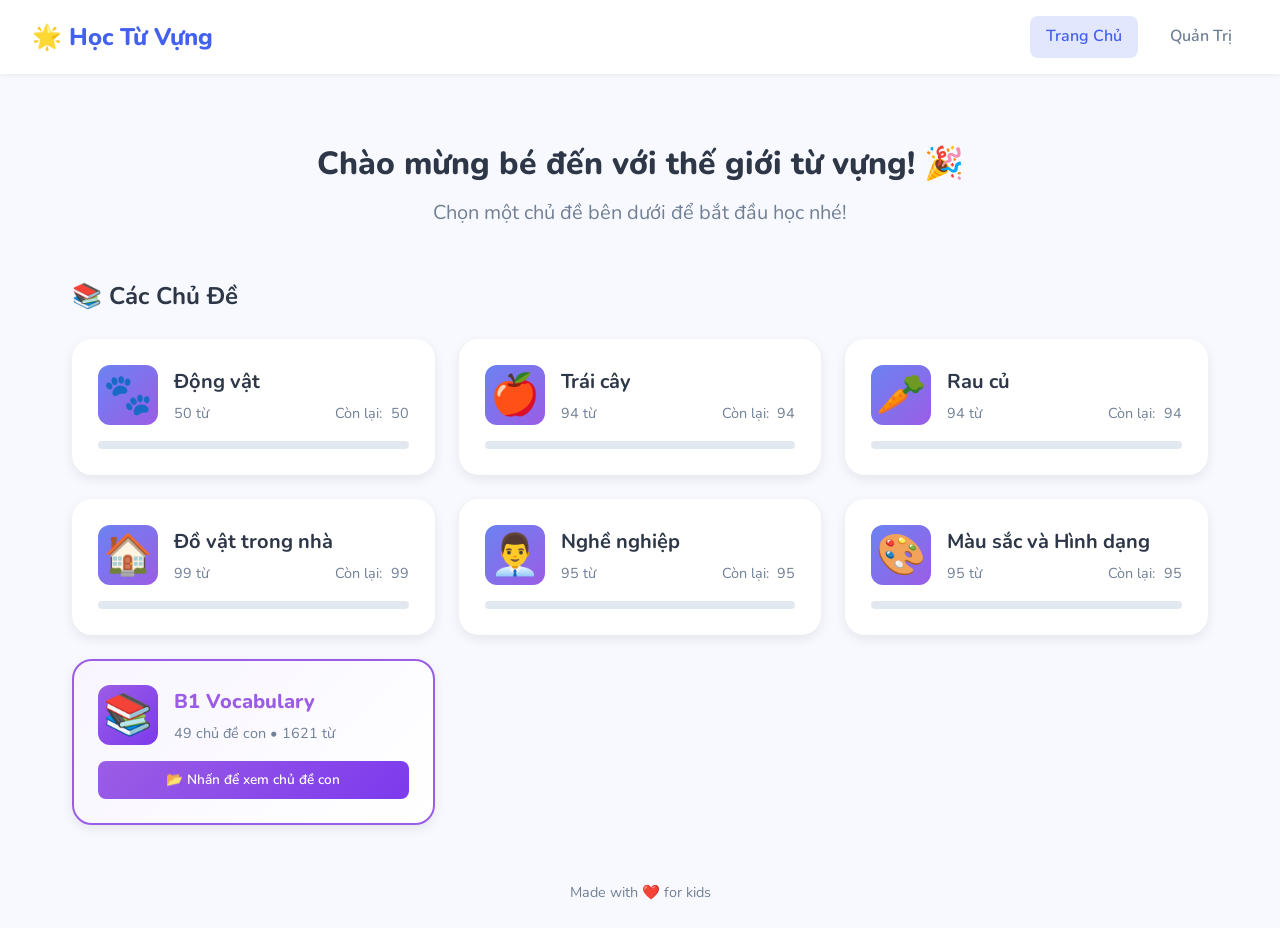
<file: index.html>
<!DOCTYPE html>
<html lang="vi">

<head>
    <meta charset="UTF-8">
    <meta name="viewport" content="width=device-width, initial-scale=1.0">
    <title>Học Từ Vựng - Ứng Dụng Học Tập Cho Bé</title>
    <link rel="preconnect" href="https://fonts.googleapis.com">
    <link rel="preconnect" href="https://fonts.gstatic.com" crossorigin>
    <link href="https://fonts.googleapis.com/css2?family=Nunito:wght@400;600;700;800&display=swap" rel="stylesheet">
    <link rel="stylesheet" href="css/style.css">
</head>

<body>
    <div class="app-container">
        <header class="header">
            <h1 class="logo">🌟 Học Từ Vựng</h1>
            <nav class="nav">
                <a href="index.html" class="nav-link active">Trang Chủ</a>
                <a href="admin.html" class="nav-link">Quản Trị</a>
            </nav>
        </header>

        <main class="main-content">
            <section class="hero">
                <h2>Chào mừng bé đến với thế giới từ vựng! 🎉</h2>
                <p>Chọn một chủ đề bên dưới để bắt đầu học nhé!</p>
            </section>

            <section class="topics-section">
                <h3>📚 Các Chủ Đề</h3>
                <div id="topics-container" class="topics-grid">
                    <!-- Topics will be loaded here -->
                </div>
                <div id="empty-state" class="empty-state hidden">
                    <div class="empty-icon">📭</div>
                    <p>Chưa có chủ đề nào.</p>
                    <a href="admin.html" class="btn btn-primary">Thêm chủ đề mới</a>
                </div>
            </section>
        </main>

        <footer class="footer">
            <p>Made with ❤️ for kids</p>
        </footer>
    </div>

    <script src="js/data/animals.js"></script>
    <script src="js/data/fruits.js"></script>
    <script src="js/data/vegetables.js"></script>
    <script src="js/data/household.js"></script>
    <script src="js/data/occupations.js"></script>
    <script src="js/data/colors-shapes.js"></script>
    <!-- B1 Vocabulary -->
    <script src="js/data/b1_01_personalInformation_Relationship.js"></script>
    <script src="js/data/b1_02_feelings_and_emotions.js"></script>
    <script src="js/data/b1_03_appearance_personality.js"></script>
    <script src="js/data/b1_04_health_fitness.js"></script>
    <script src="js/data/b1_05_food_drink.js"></script>
    <script src="js/data/b1_06_education_learning.js"></script>
    <script src="js/data/b1_07_work_career.js"></script>
    <script src="js/data/b1_08_hobbies_leisure_entertainment.js"></script>
    <script src="js/data/b1_09_travel_transport.js"></script>
    <script src="js/data/b1_10_transportation.js"></script>
    <script src="js/data/b1_11_house_home.js"></script>
    <script src="js/data/b1_12_shopping.js"></script>
    <script src="js/data/b1_13_entertainment_media.js"></script>
    <script src="js/data/b1_14_social_issues.js"></script>
    <script src="js/data/b1_15_environmental_issues.js"></script>
    <script src="js/data/b1_16_science_technology.js"></script>
    <script src="js/data/b1_17_money_finance.js"></script>
    <script src="js/data/b1_18_clothing_fashion.js"></script>
    <script src="js/data/b1_19_crime_law.js"></script>
    <script src="js/data/b1_20_government_politics.js"></script>
    <script src="js/data/b1_21_business_finance.js"></script>
    <script src="js/data/b1_22_science_research.js"></script>
    <script src="js/data/b1_23_arts_culture.js"></script>
    <script src="js/data/b1_24_history_historical_events.js"></script>
    <script src="js/data/b1_25_daily_routines.js"></script>
    <script src="js/data/b1_26_phrasal_verbs_daily_life.js"></script>
    <script src="js/data/b1_27_phrasal_verbs_work_study.js"></script>
    <script src="js/data/b1_28_adjectives_experiences.js"></script>
    <script src="js/data/b1_29_adverbs_of_manner.js"></script>
    <script src="js/data/b1_30_linking_words_connectors.js"></script>
    <script src="js/data/b1_31_city_countryside.js"></script>
    <script src="js/data/b1_32_tools_equipment.js"></script>
    <script src="js/data/b1_33_materials.js"></script>
    <script src="js/data/b1_34_shapes_measurements.js"></script>
    <script src="js/data/b1_35_at_the_restaurant.js"></script>
    <script src="js/data/b1_36_books_literature.js"></script>
    <script src="js/data/b1_37_describing_places.js"></script>
    <script src="js/data/b1_38_in_the_office.js"></script>
    <script src="js/data/b1_39_making_plans_arrangements.js"></script>
    <script src="js/data/b1_40_giving_opinions_debating.js"></script>
    <script src="js/data/b1_41_problems_solutions.js"></script>
    <script src="js/data/b1_42_on_the_phone.js"></script>
    <script src="js/data/b1_43_celebrations_festivals.js"></script>
    <script src="js/data/b1_44_the_human_body.js"></script>
    <script src="js/data/b1_45_crime_punishment.js"></script>
    <script src="js/data/b1_46_global_issues.js"></script>
    <script src="js/data/b1_47_media_communications.js"></script>
    <script src="js/data/b1_48_science_technology.js"></script>
    <script src="js/data/b1_49_law_society.js"></script>
    <script src="js/data/b1_main.js"></script>
    <script src="js/storage.js"></script>
    <script src="js/app.js"></script>
</body>

</html>
</file>
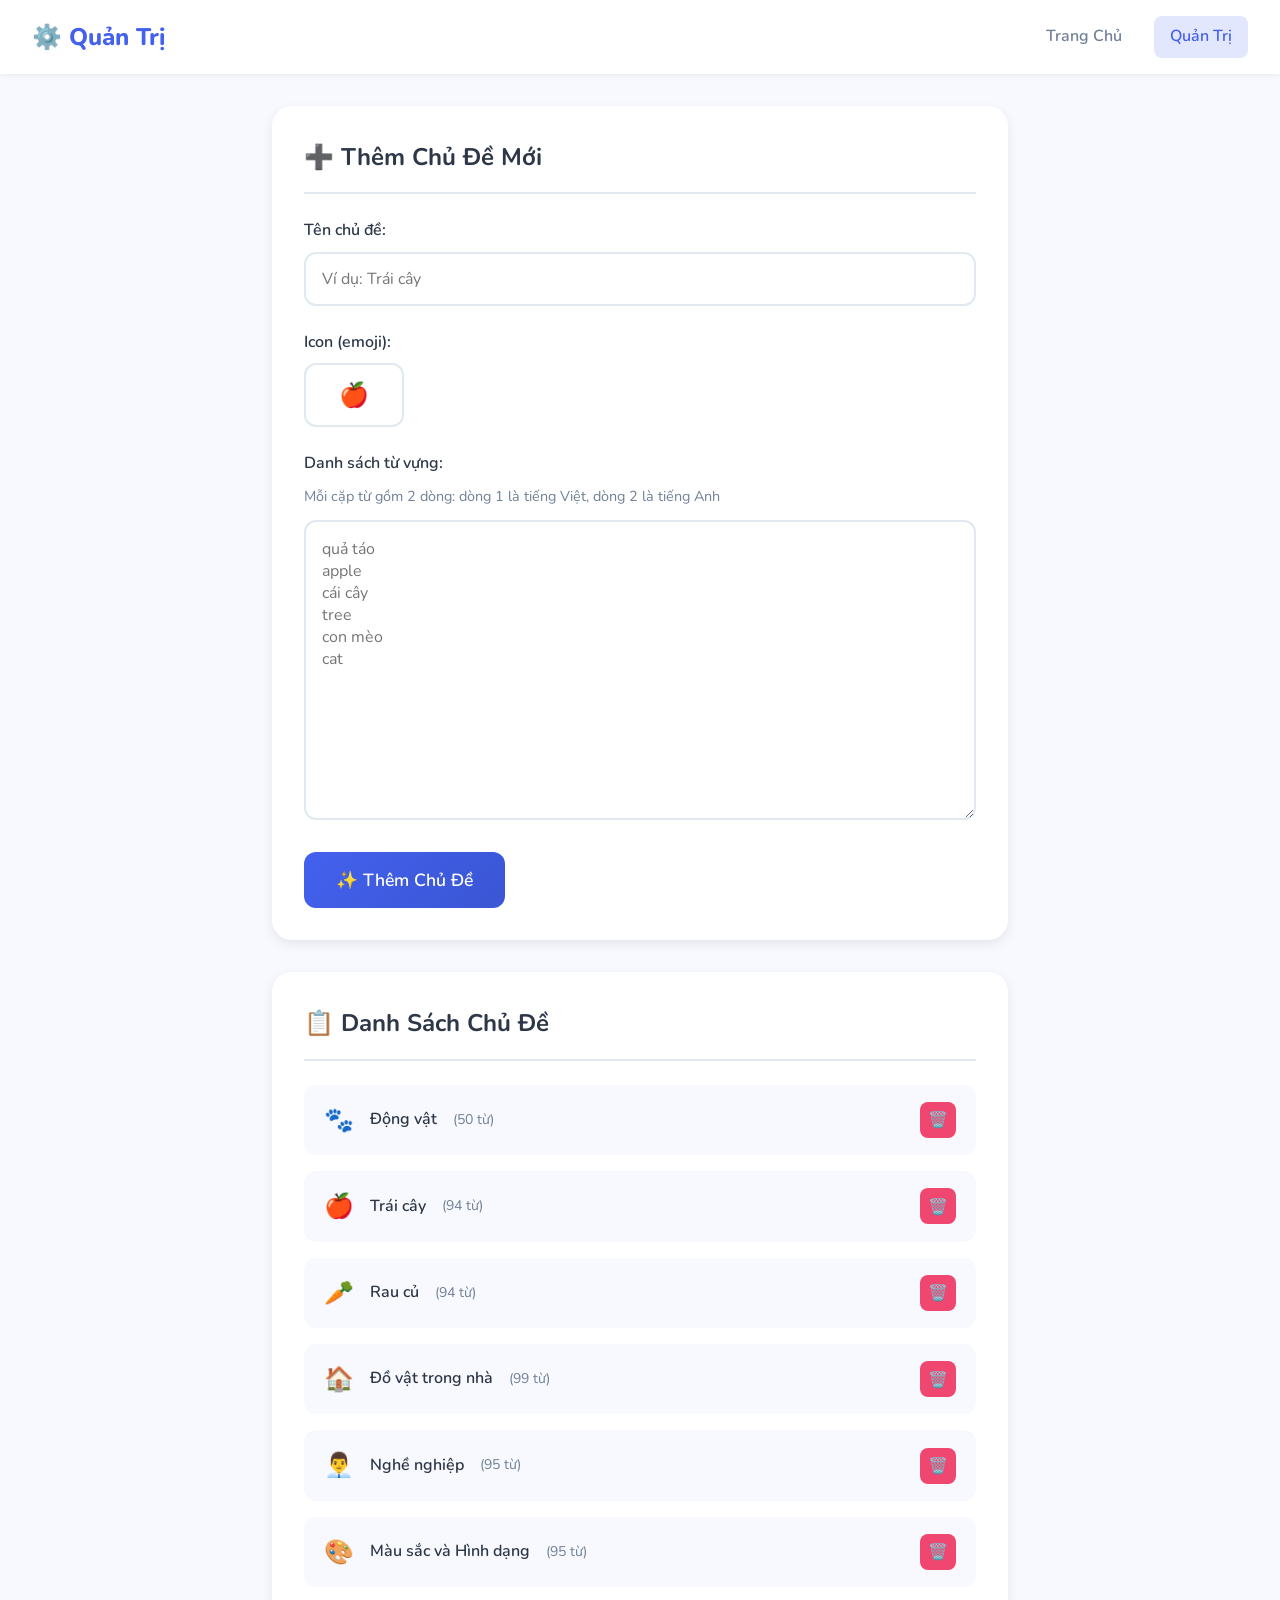
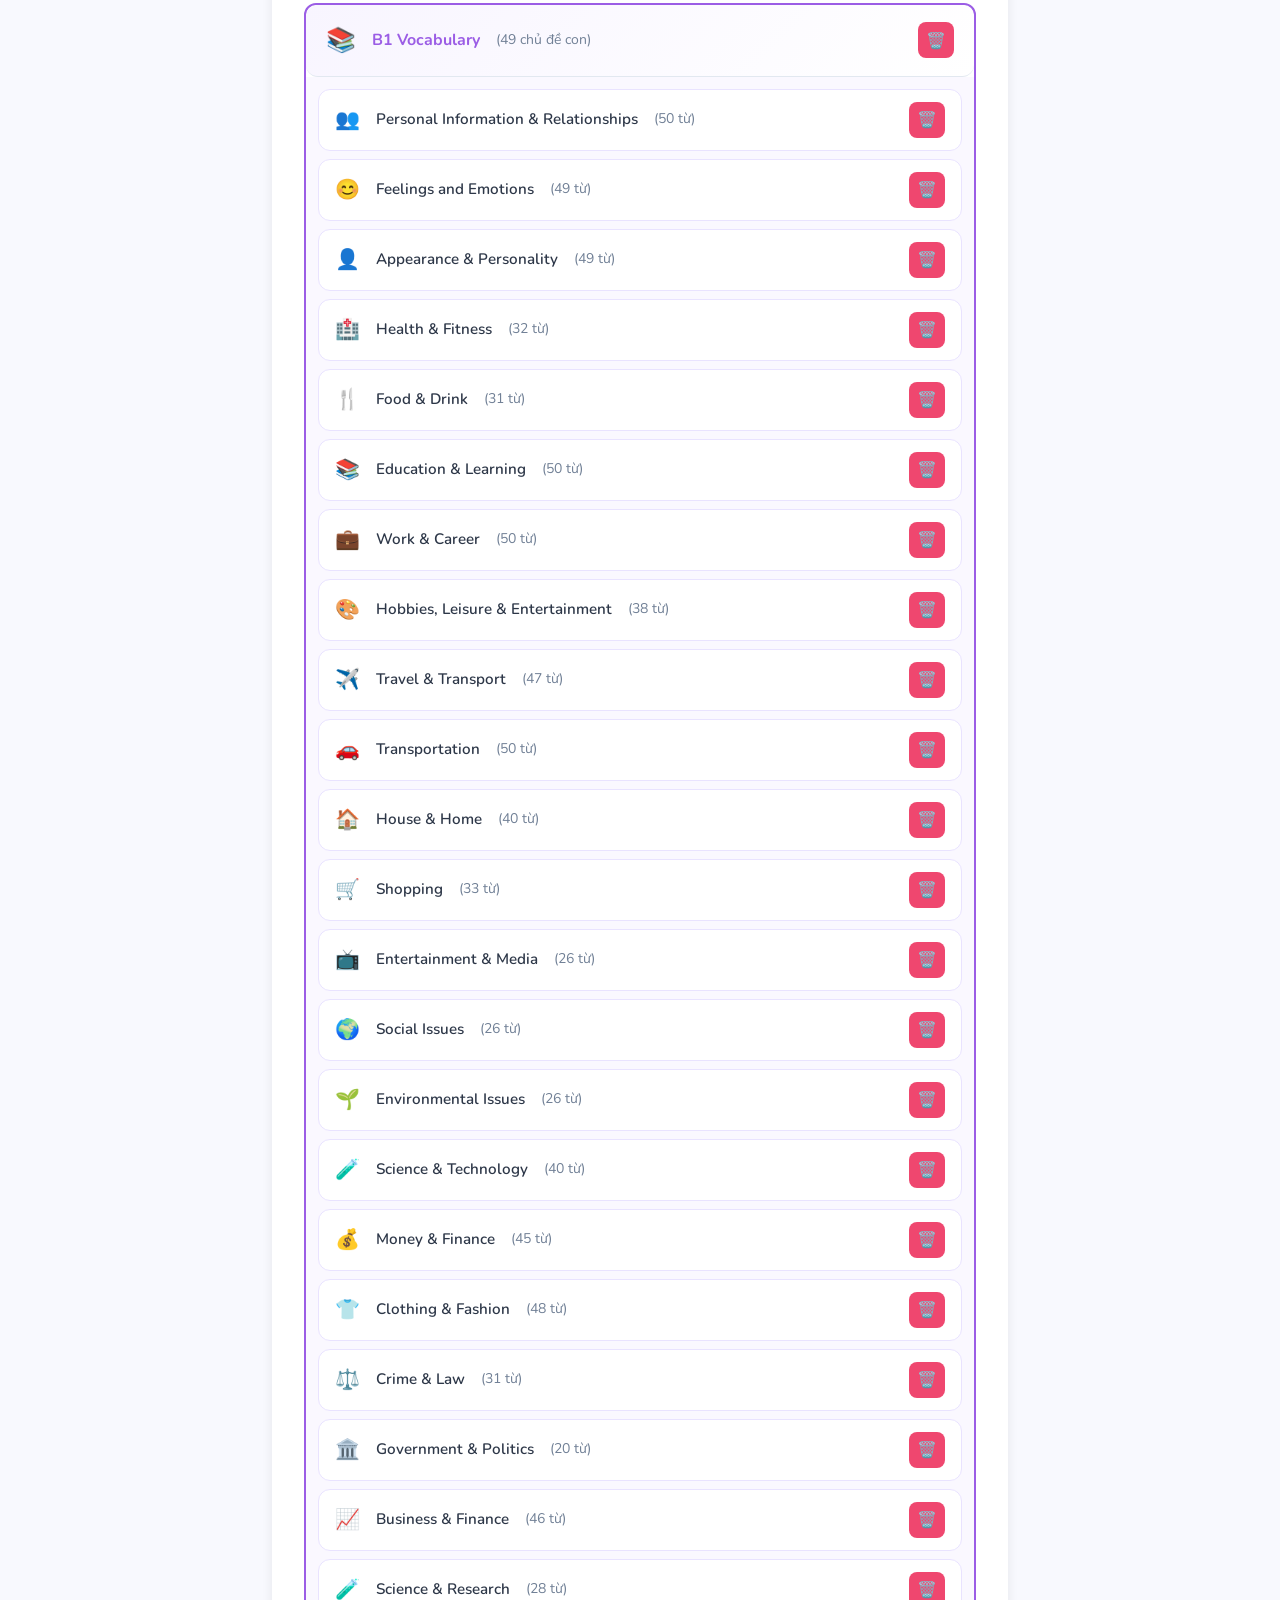
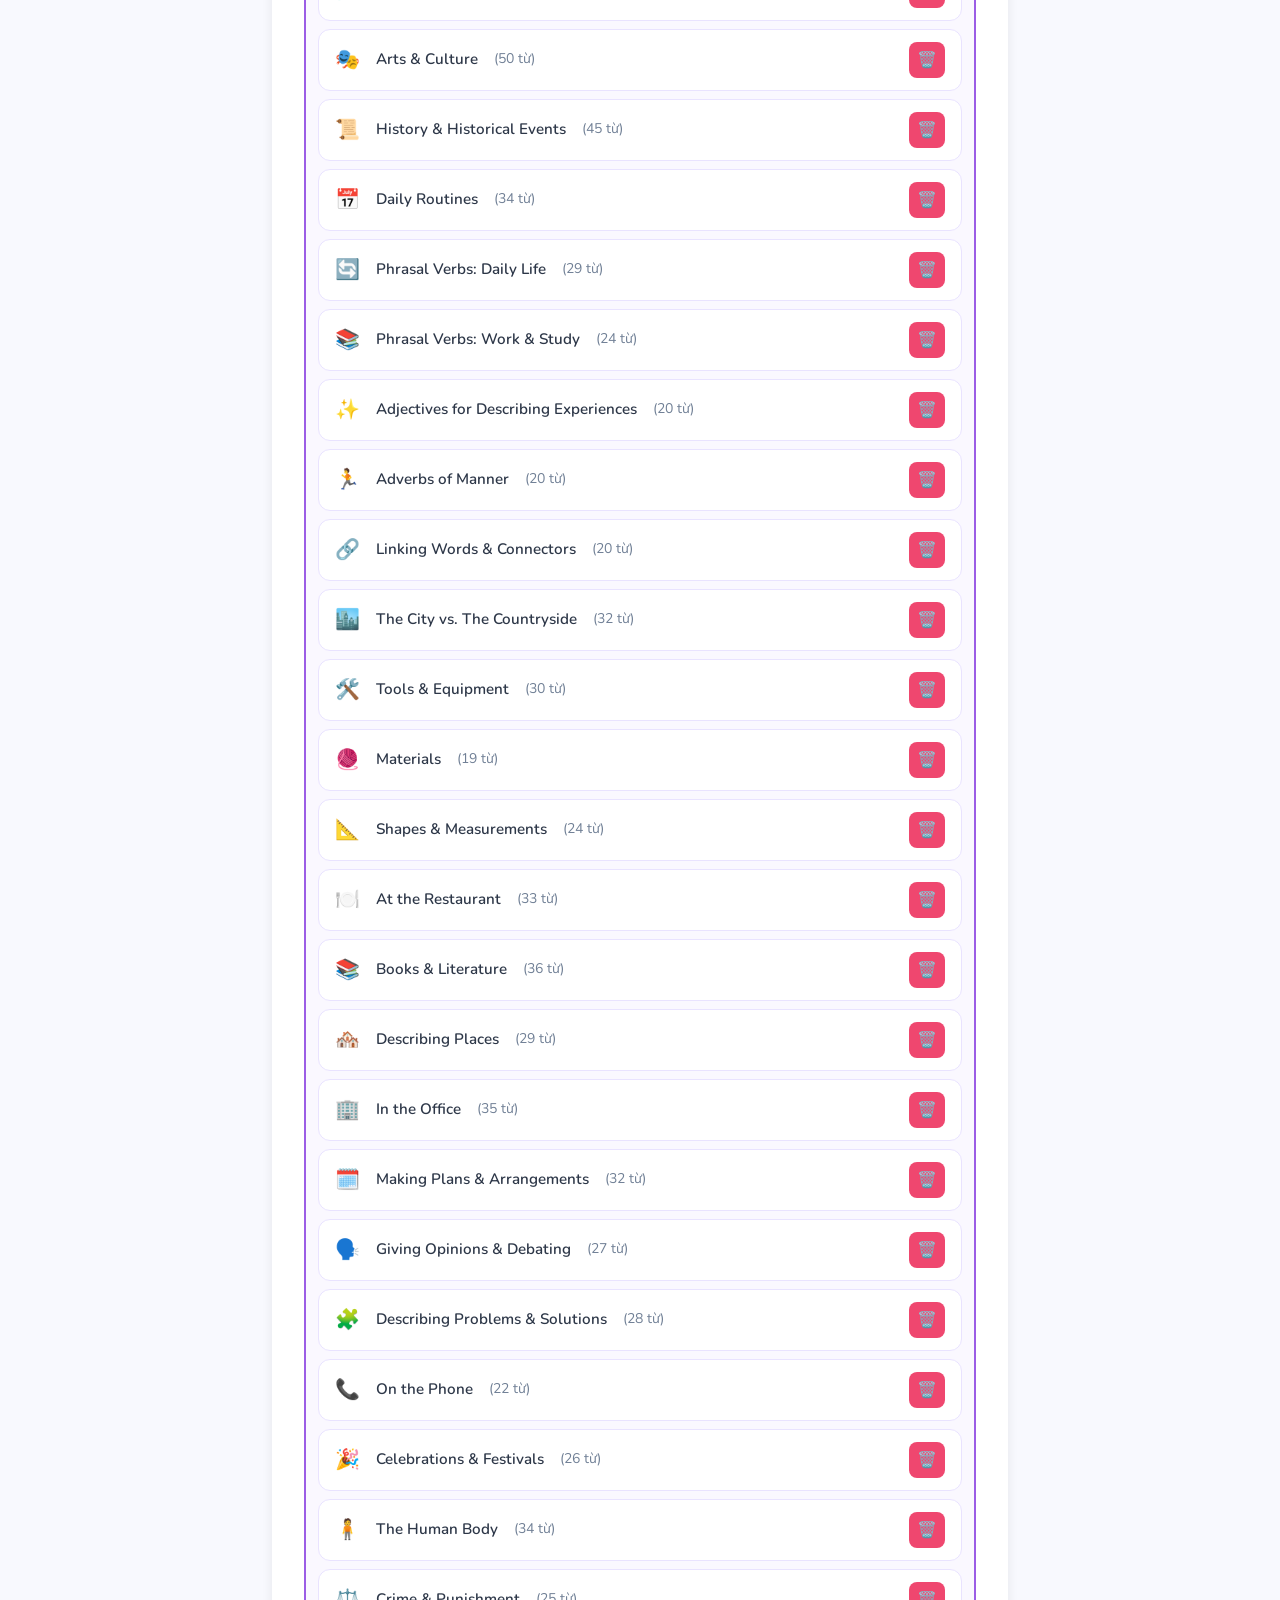
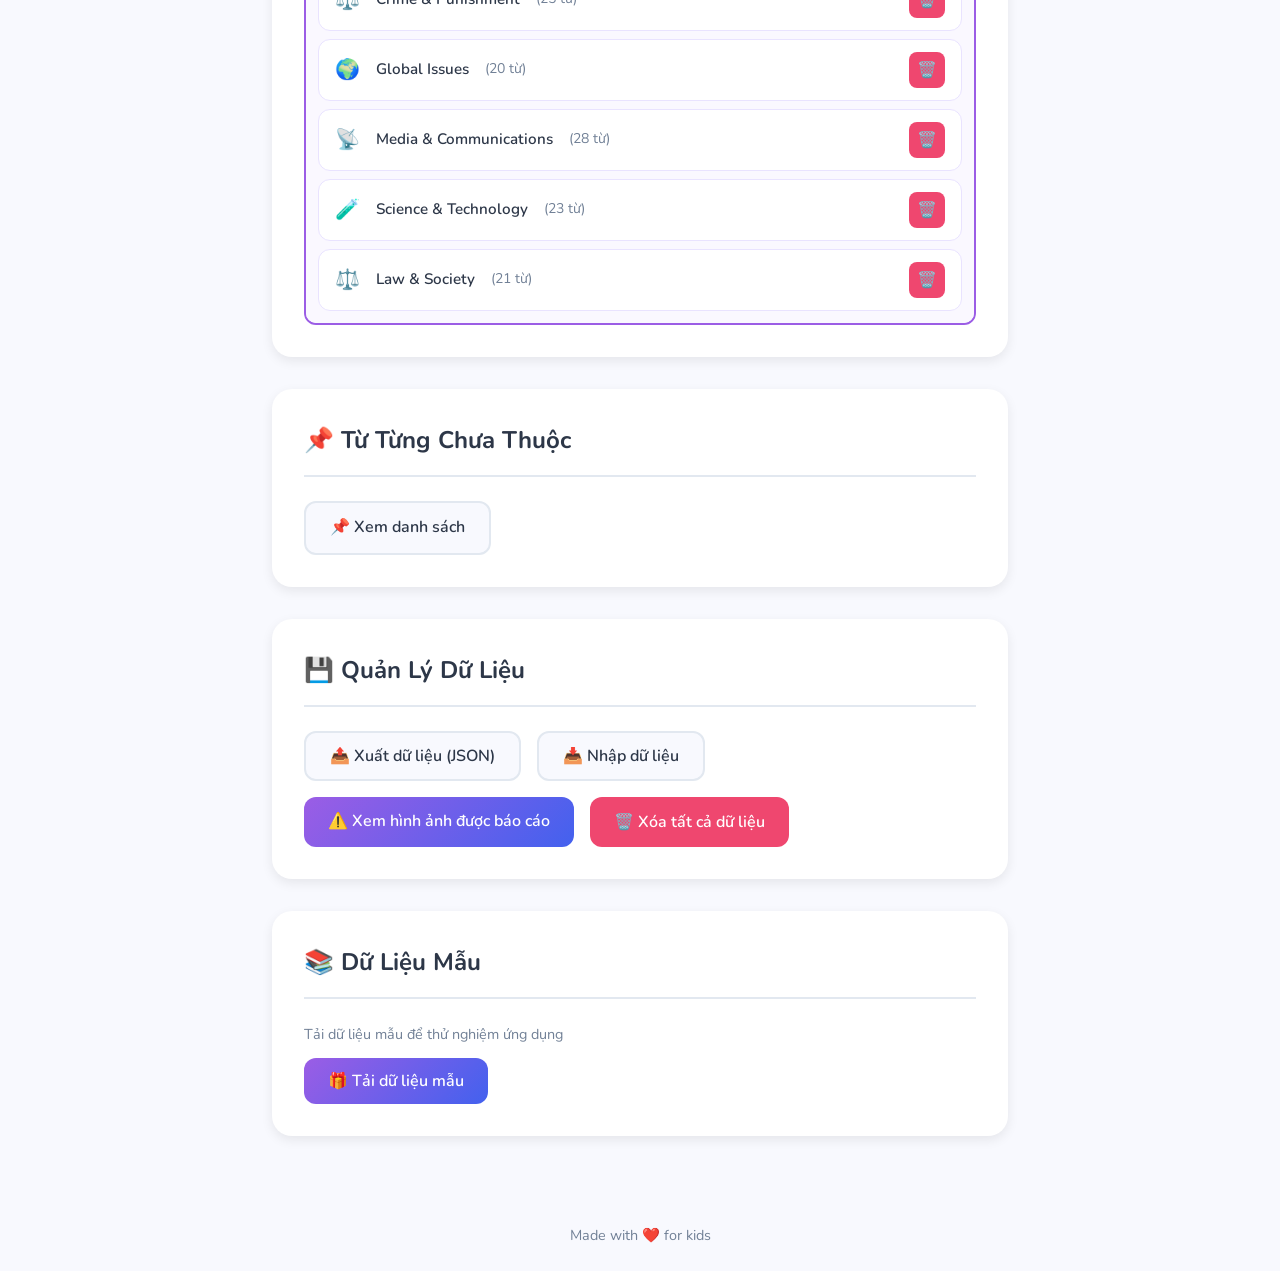
<file: admin.html>
<!DOCTYPE html>
<html lang="vi">

<head>
    <meta charset="UTF-8">
    <meta name="viewport" content="width=device-width, initial-scale=1.0">
    <title>Quản Trị - Học Từ Vựng</title>
    <link rel="preconnect" href="https://fonts.googleapis.com">
    <link rel="preconnect" href="https://fonts.gstatic.com" crossorigin>
    <link href="https://fonts.googleapis.com/css2?family=Nunito:wght@400;600;700;800&display=swap" rel="stylesheet">
    <link rel="stylesheet" href="css/style.css">
</head>

<body>
    <div class="app-container">
        <header class="header">
            <h1 class="logo">⚙️ Quản Trị</h1>
            <nav class="nav">
                <a href="index.html" class="nav-link">Trang Chủ</a>
                <a href="admin.html" class="nav-link active">Quản Trị</a>
            </nav>
        </header>

        <main class="admin-content">
            <!-- Add New Topic Section -->
            <section class="admin-section">
                <h2>➕ Thêm Chủ Đề Mới</h2>
                <div class="form-group">
                    <label for="topic-name">Tên chủ đề:</label>
                    <input type="text" id="topic-name" class="input-field" placeholder="Ví dụ: Trái cây">
                </div>
                <div class="form-group">
                    <label for="topic-icon">Icon (emoji):</label>
                    <input type="text" id="topic-icon" class="input-field input-icon" placeholder="🍎" maxlength="4">
                </div>
                <div class="form-group">
                    <label for="words-input">Danh sách từ vựng:</label>
                    <p class="help-text">Mỗi cặp từ gồm 2 dòng: dòng 1 là tiếng Việt, dòng 2 là tiếng Anh</p>
                    <textarea id="words-input" class="textarea-field" rows="12" placeholder="quả táo
apple
cái cây
tree
con mèo
cat"></textarea>
                </div>
                <button class="btn btn-primary btn-large" id="btn-add-topic">
                    ✨ Thêm Chủ Đề
                </button>
                <div id="add-message" class="message hidden"></div>
            </section>

            <!-- Existing Topics Section -->
            <section class="admin-section">
                <h2>📋 Danh Sách Chủ Đề</h2>
                <div id="topics-list" class="topics-list">
                    <!-- Topics will be loaded here -->
                </div>
                <div id="no-topics" class="empty-state-small hidden">
                    <p>Chưa có chủ đề nào.</p>
                </div>
            </section>

            <section class="admin-section">
                <h2>📌 Từ Từng Chưa Thuộc</h2>
                <div class="data-actions">
                    <a href="forgot-words.html" class="btn btn-secondary">📌 Xem danh sách</a>
                </div>
            </section>

            <!-- Data Management -->
            <section class="admin-section">
                <h2>💾 Quản Lý Dữ Liệu</h2>
                <div class="data-actions">
                    <button class="btn btn-secondary" id="btn-export">
                        📤 Xuất dữ liệu (JSON)
                    </button>
                    <button class="btn btn-secondary" id="btn-import">
                        📥 Nhập dữ liệu
                    </button>
                    <input type="file" id="file-import" accept=".json" class="hidden">
                    <a href="reported-images.html" class="btn btn-accent">
                        ⚠️ Xem hình ảnh được báo cáo
                    </a>
                    <button class="btn btn-danger" id="btn-clear-all">
                        🗑️ Xóa tất cả dữ liệu
                    </button>
                    <button class="btn btn-danger hidden" id="btn-reset-app">
                        🔄 Đặt lại ứng dụng
                    </button>
                </div>
            </section>

            <!-- Load Sample Data -->
            <section class="admin-section">
                <h2>📚 Dữ Liệu Mẫu</h2>
                <p class="help-text">Tải dữ liệu mẫu để thử nghiệm ứng dụng</p>
                <button class="btn btn-accent" id="btn-load-sample">
                    🎁 Tải dữ liệu mẫu
                </button>
            </section>
        </main>

        <footer class="footer">
            <p>Made with ❤️ for kids</p>
        </footer>
    </div>

    <script src="js/data/animals.js"></script>
    <script src="js/data/fruits.js"></script>
    <script src="js/data/vegetables.js"></script>
    <script src="js/data/household.js"></script>
    <script src="js/data/occupations.js"></script>
    <script src="js/data/colors-shapes.js"></script>
    <!-- B1 Vocabulary -->
    <script src="js/data/b1_01_personalInformation_Relationship.js"></script>
    <script src="js/data/b1_02_feelings_and_emotions.js"></script>
    <script src="js/data/b1_03_appearance_personality.js"></script>
    <script src="js/data/b1_04_health_fitness.js"></script>
    <script src="js/data/b1_05_food_drink.js"></script>
    <script src="js/data/b1_06_education_learning.js"></script>
    <script src="js/data/b1_07_work_career.js"></script>
    <script src="js/data/b1_08_hobbies_leisure_entertainment.js"></script>
    <script src="js/data/b1_09_travel_transport.js"></script>
    <script src="js/data/b1_10_transportation.js"></script>
    <script src="js/data/b1_11_house_home.js"></script>
    <script src="js/data/b1_12_shopping.js"></script>
    <script src="js/data/b1_13_entertainment_media.js"></script>
    <script src="js/data/b1_14_social_issues.js"></script>
    <script src="js/data/b1_15_environmental_issues.js"></script>
    <script src="js/data/b1_16_science_technology.js"></script>
    <script src="js/data/b1_17_money_finance.js"></script>
    <script src="js/data/b1_18_clothing_fashion.js"></script>
    <script src="js/data/b1_19_crime_law.js"></script>
    <script src="js/data/b1_20_government_politics.js"></script>
    <script src="js/data/b1_21_business_finance.js"></script>
    <script src="js/data/b1_22_science_research.js"></script>
    <script src="js/data/b1_23_arts_culture.js"></script>
    <script src="js/data/b1_24_history_historical_events.js"></script>
    <script src="js/data/b1_25_daily_routines.js"></script>
    <script src="js/data/b1_26_phrasal_verbs_daily_life.js"></script>
    <script src="js/data/b1_27_phrasal_verbs_work_study.js"></script>
    <script src="js/data/b1_28_adjectives_experiences.js"></script>
    <script src="js/data/b1_29_adverbs_of_manner.js"></script>
    <script src="js/data/b1_30_linking_words_connectors.js"></script>
    <script src="js/data/b1_31_city_countryside.js"></script>
    <script src="js/data/b1_32_tools_equipment.js"></script>
    <script src="js/data/b1_33_materials.js"></script>
    <script src="js/data/b1_34_shapes_measurements.js"></script>
    <script src="js/data/b1_35_at_the_restaurant.js"></script>
    <script src="js/data/b1_36_books_literature.js"></script>
    <script src="js/data/b1_37_describing_places.js"></script>
    <script src="js/data/b1_38_in_the_office.js"></script>
    <script src="js/data/b1_39_making_plans_arrangements.js"></script>
    <script src="js/data/b1_40_giving_opinions_debating.js"></script>
    <script src="js/data/b1_41_problems_solutions.js"></script>
    <script src="js/data/b1_42_on_the_phone.js"></script>
    <script src="js/data/b1_43_celebrations_festivals.js"></script>
    <script src="js/data/b1_44_the_human_body.js"></script>
    <script src="js/data/b1_45_crime_punishment.js"></script>
    <script src="js/data/b1_46_global_issues.js"></script>
    <script src="js/data/b1_47_media_communications.js"></script>
    <script src="js/data/b1_48_science_technology.js"></script>
    <script src="js/data/b1_49_law_society.js"></script>
    <script src="js/data/b1_main.js"></script>
    <script src="js/storage.js"></script>
    <script src="js/admin.js"></script>
</body>

</html>
</file>
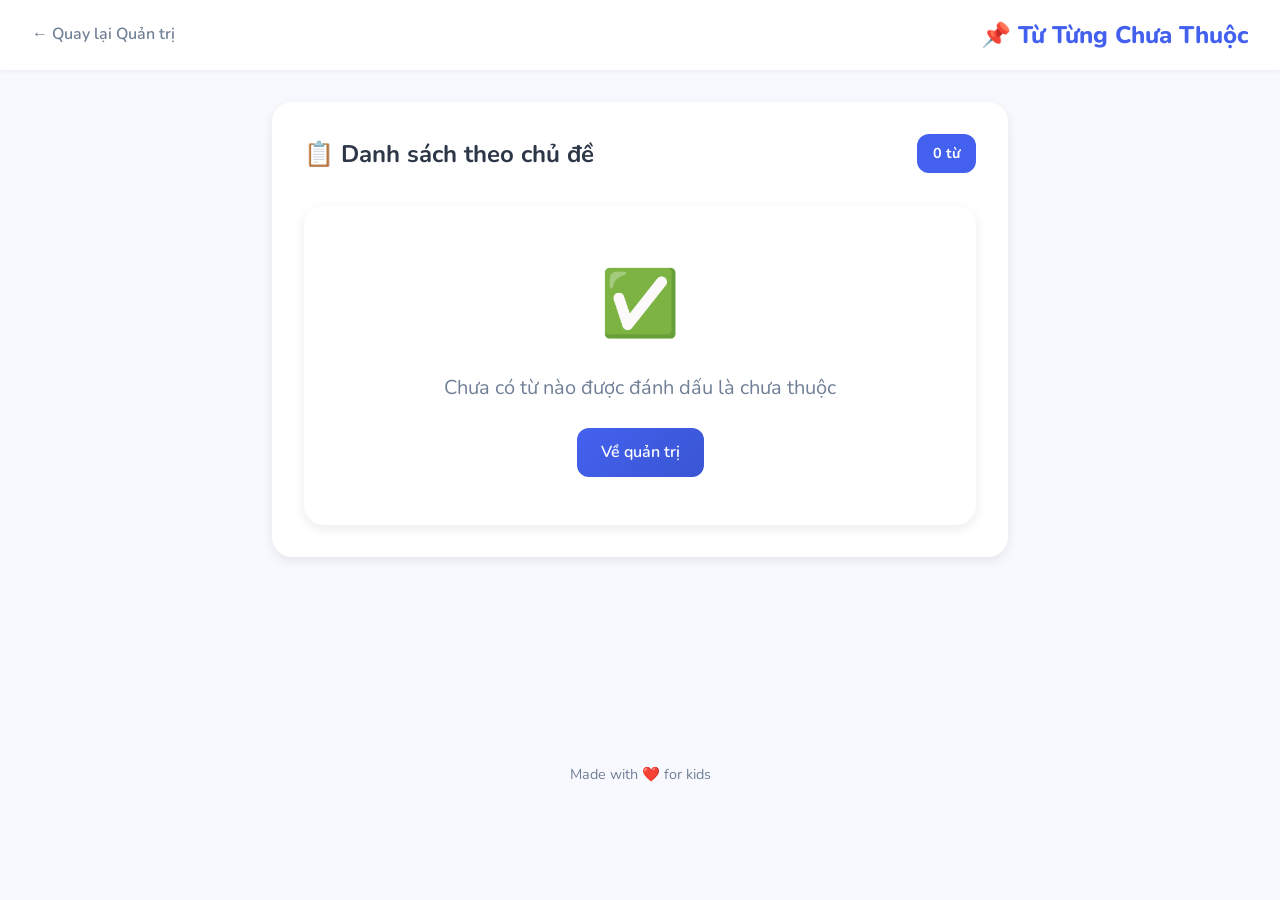
<file: forgot-words.html>
<!DOCTYPE html>
<html lang="vi">

<head>
    <meta charset="UTF-8">
    <meta name="viewport" content="width=device-width, initial-scale=1.0">
    <title>Từ Từng Chưa Thuộc - Học Từ Vựng</title>
    <link rel="preconnect" href="https://fonts.googleapis.com">
    <link rel="preconnect" href="https://fonts.gstatic.com" crossorigin>
    <link href="https://fonts.googleapis.com/css2?family=Nunito:wght@400;600;700;800&display=swap" rel="stylesheet">
    <link rel="stylesheet" href="css/style.css">
</head>

<body>
    <div class="app-container">
        <header class="header">
            <a href="admin.html" class="back-btn">← Quay lại Quản trị</a>
            <h1 class="logo">📌 Từ Từng Chưa Thuộc</h1>
        </header>

        <main class="admin-content">
            <section class="admin-section">
                <div class="section-header">
                    <h2>📋 Danh sách theo chủ đề</h2>
                    <div class="header-actions">
                        <span id="total-count" class="count-badge">0 từ</span>
                    </div>
                </div>

                <div id="forgot-words-container" class="reports-container"></div>

                <div id="empty-state" class="empty-state hidden">
                    <div class="empty-icon">✅</div>
                    <p>Chưa có từ nào được đánh dấu là chưa thuộc</p>
                    <a href="admin.html" class="btn btn-primary">Về quản trị</a>
                </div>
            </section>
        </main>

        <footer class="footer">
            <p>Made with ❤️ for kids</p>
        </footer>
    </div>

    <script src="js/storage.js"></script>
    <script src="js/forgot-words.js"></script>
</body>

</html>
</file>
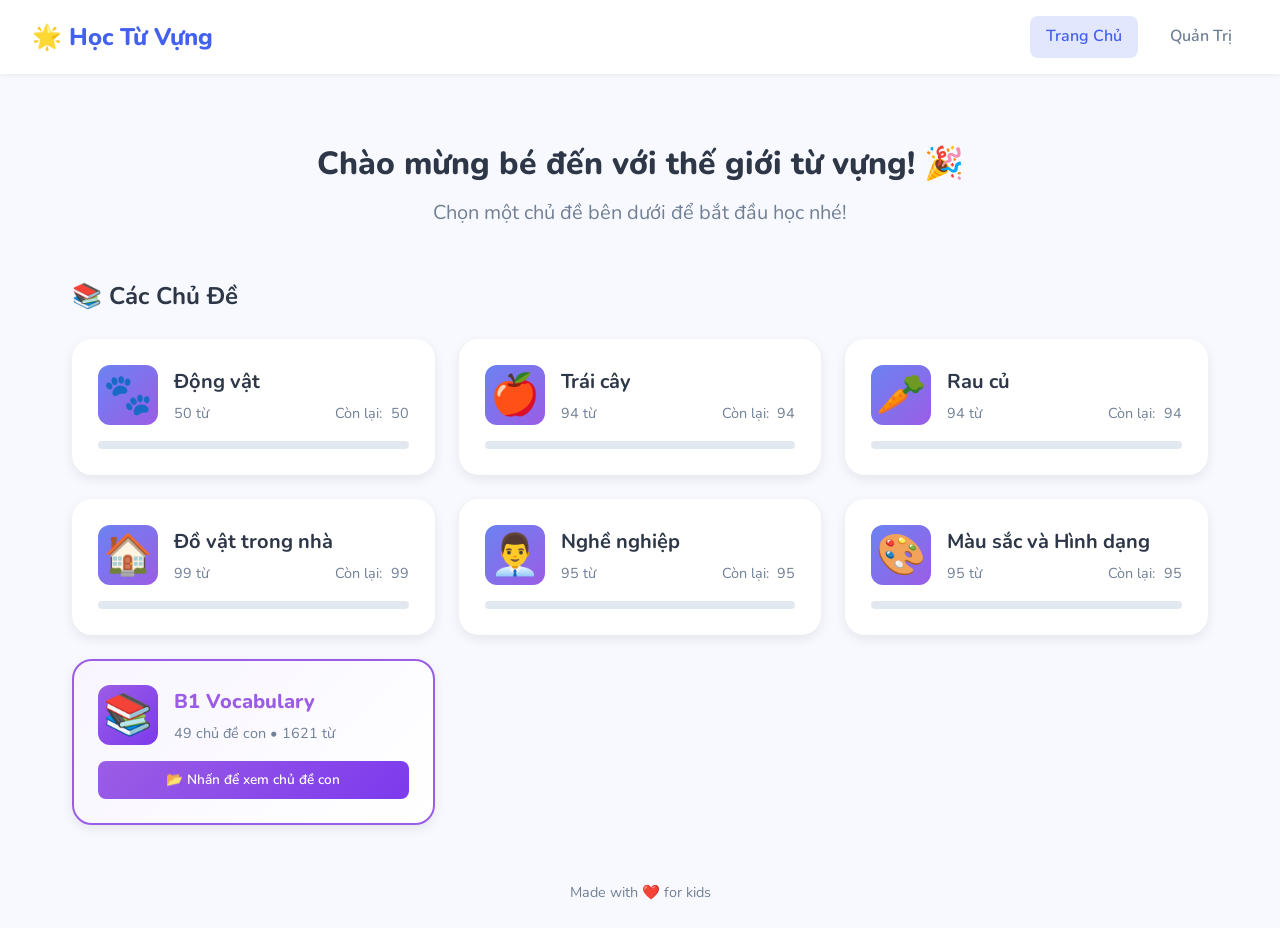
<file: learn.html>
<!DOCTYPE html>
<html lang="vi">

<head>
    <meta charset="UTF-8">
    <meta name="viewport" content="width=device-width, initial-scale=1.0">
    <title>Học Từ Vựng - Đang Học</title>
    <link rel="preconnect" href="https://fonts.googleapis.com">
    <link rel="preconnect" href="https://fonts.gstatic.com" crossorigin>
    <link href="https://fonts.googleapis.com/css2?family=Nunito:wght@400;600;700;800&display=swap" rel="stylesheet">
    <link rel="stylesheet" href="css/style.css">
</head>

<body>
    <div class="app-container">
        <header class="header">
            <a href="index.html" class="back-btn">← Quay lại</a>
            <h1 class="topic-title" id="topic-title">Đang tải...</h1>
        </header>

        <main class="learn-content">
            <!-- Progress Bar -->
            <div class="progress-container">
                <div class="progress-bar">
                    <div class="progress-fill" id="progress-fill"></div>
                </div>
                <div class="progress-text">
                    <span id="progress-text">0 / 0</span>
                    <span id="mastered-count">Đã thuộc: 0</span>
                </div>
            </div>

            <!-- Word Display -->
            <div class="word-card" id="word-card">
                <div class="word-display">
                    <div class="word-term1" id="word-term1">Từ tiếng Việt</div>
                    <div class="word-divider">↓</div>
                    <div class="word-term2-container" id="term2-container">
                        <!-- Answer content (hidden initially) -->
                        <div class="answer-content hidden-answer" id="answer-content">
                            <img id="word-image" src="" alt="" class="word-image">
                            <div class="word-term2" id="word-term2">English word</div>
                            <!-- Extra info: IPA and example (shown when no image) -->
                            <div class="word-extra-info hidden" id="word-extra-info">
                                <!-- Will be populated by JS -->
                            </div>
                        </div>
                        <!-- Overlay to click -->
                        <div class="answer-overlay" id="answer-overlay">
                            <span>👆 Nhấn để xem</span>
                        </div>
                    </div>
                </div>
            </div>

            <!-- Action Buttons -->
            <div class="action-buttons">
                <button class="btn-action btn-forgot" id="btn-forgot" title="Chưa thuộc - sẽ hỏi lại">
                    <span class="btn-icon">❌</span>
                    <span class="btn-text">Chưa thuộc</span>
                </button>
                <button class="btn-action btn-report" id="btn-report" title="Báo cáo hình ảnh có vấn đề">
                    <span class="btn-icon">⚠️</span>
                </button>
                <button class="btn-action btn-know" id="btn-know" title="Đã thuộc">
                    <span class="btn-icon">✅</span>
                    <span class="btn-text">Đã thuộc</span>
                </button>
            </div>

            <!-- Completion Screen -->
            <div class="completion-screen hidden" id="completion-screen">
                <div class="completion-content">
                    <div class="completion-icon">🎉</div>
                    <h2>Chúc mừng bé!</h2>
                    <p>Bé đã thuộc tất cả từ trong chủ đề này! Thật giỏi quá! 🌟</p>
                    <div class="completion-actions">
                        <button class="btn btn-primary btn-large" id="btn-review">🔄 Ôn lại</button>
                        <a href="index.html" class="btn btn-secondary">🏠 Về trang chủ</a>
                    </div>
                </div>
            </div>
        </main>
    </div>

    <script src="js/data/animals.js"></script>
    <script src="js/data/fruits.js"></script>
    <script src="js/data/vegetables.js"></script>
    <script src="js/data/household.js"></script>
    <script src="js/data/occupations.js"></script>
    <script src="js/data/colors-shapes.js"></script>
    <!-- B1 Vocabulary -->
    <script src="js/data/b1_01_personalInformation_Relationship.js"></script>
    <script src="js/data/b1_02_feelings_and_emotions.js"></script>
    <script src="js/data/b1_03_appearance_personality.js"></script>
    <script src="js/data/b1_04_health_fitness.js"></script>
    <script src="js/data/b1_05_food_drink.js"></script>
    <script src="js/data/b1_06_education_learning.js"></script>
    <script src="js/data/b1_07_work_career.js"></script>
    <script src="js/data/b1_08_hobbies_leisure_entertainment.js"></script>
    <script src="js/data/b1_09_travel_transport.js"></script>
    <script src="js/data/b1_10_transportation.js"></script>
    <script src="js/data/b1_11_house_home.js"></script>
    <script src="js/data/b1_12_shopping.js"></script>
    <script src="js/data/b1_13_entertainment_media.js"></script>
    <script src="js/data/b1_14_social_issues.js"></script>
    <script src="js/data/b1_15_environmental_issues.js"></script>
    <script src="js/data/b1_16_science_technology.js"></script>
    <script src="js/data/b1_17_money_finance.js"></script>
    <script src="js/data/b1_18_clothing_fashion.js"></script>
    <script src="js/data/b1_19_crime_law.js"></script>
    <script src="js/data/b1_20_government_politics.js"></script>
    <script src="js/data/b1_21_business_finance.js"></script>
    <script src="js/data/b1_22_science_research.js"></script>
    <script src="js/data/b1_23_arts_culture.js"></script>
    <script src="js/data/b1_24_history_historical_events.js"></script>
    <script src="js/data/b1_25_daily_routines.js"></script>
    <script src="js/data/b1_26_phrasal_verbs_daily_life.js"></script>
    <script src="js/data/b1_27_phrasal_verbs_work_study.js"></script>
    <script src="js/data/b1_28_adjectives_experiences.js"></script>
    <script src="js/data/b1_29_adverbs_of_manner.js"></script>
    <script src="js/data/b1_30_linking_words_connectors.js"></script>
    <script src="js/data/b1_31_city_countryside.js"></script>
    <script src="js/data/b1_32_tools_equipment.js"></script>
    <script src="js/data/b1_33_materials.js"></script>
    <script src="js/data/b1_34_shapes_measurements.js"></script>
    <script src="js/data/b1_35_at_the_restaurant.js"></script>
    <script src="js/data/b1_36_books_literature.js"></script>
    <script src="js/data/b1_37_describing_places.js"></script>
    <script src="js/data/b1_38_in_the_office.js"></script>
    <script src="js/data/b1_39_making_plans_arrangements.js"></script>
    <script src="js/data/b1_40_giving_opinions_debating.js"></script>
    <script src="js/data/b1_41_problems_solutions.js"></script>
    <script src="js/data/b1_42_on_the_phone.js"></script>
    <script src="js/data/b1_43_celebrations_festivals.js"></script>
    <script src="js/data/b1_44_the_human_body.js"></script>
    <script src="js/data/b1_45_crime_punishment.js"></script>
    <script src="js/data/b1_46_global_issues.js"></script>
    <script src="js/data/b1_47_media_communications.js"></script>
    <script src="js/data/b1_48_science_technology.js"></script>
    <script src="js/data/b1_49_law_society.js"></script>
    <script src="js/data/b1_main.js"></script>
    <script src="js/storage.js"></script>
    <script src="js/learning.js"></script>
</body>

</html>
</file>
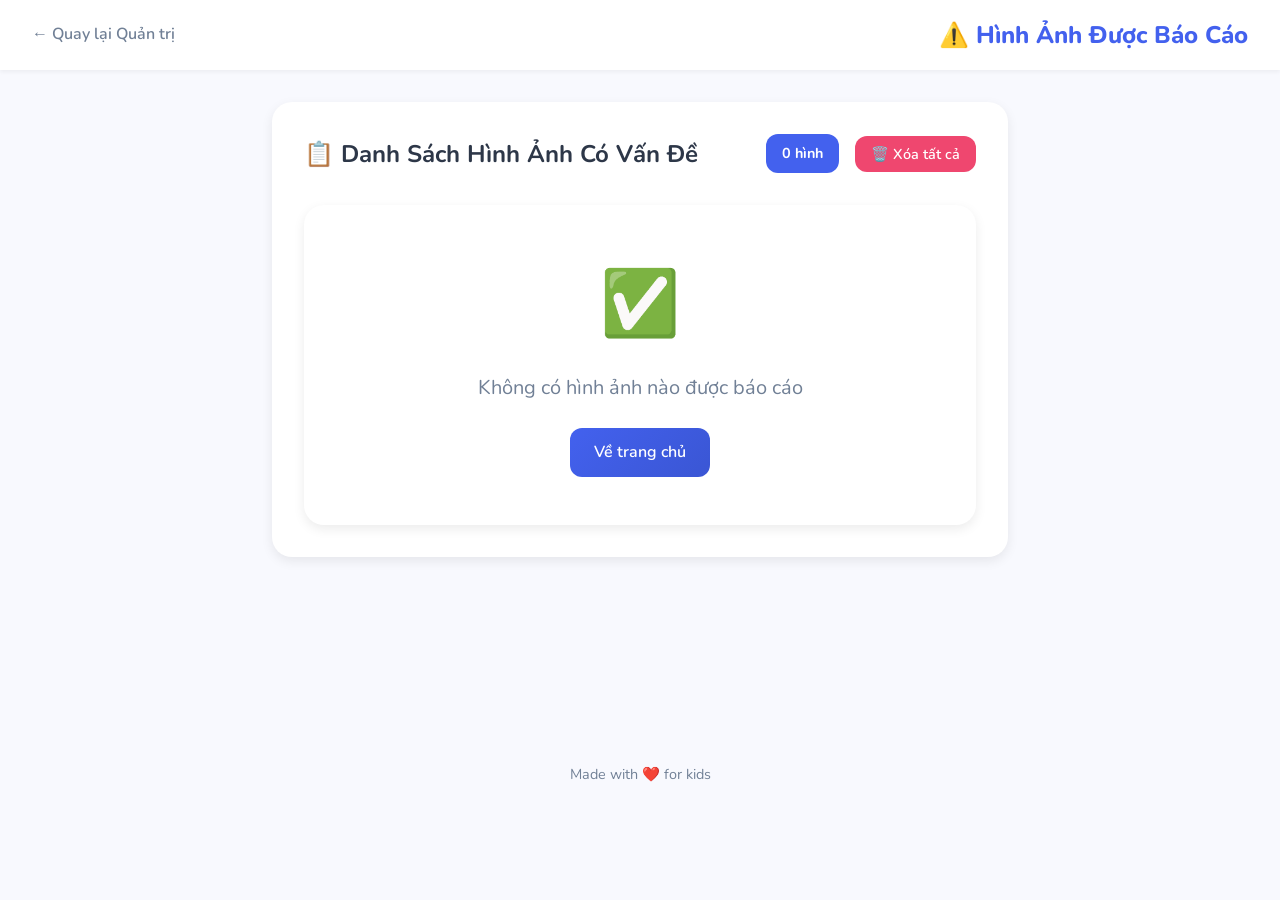
<file: reported-images.html>
<!DOCTYPE html>
<html lang="vi">

<head>
    <meta charset="UTF-8">
    <meta name="viewport" content="width=device-width, initial-scale=1.0">
    <title>Hình Ảnh Được Báo Cáo - Học Từ Vựng</title>
    <link rel="preconnect" href="https://fonts.googleapis.com">
    <link rel="preconnect" href="https://fonts.gstatic.com" crossorigin>
    <link href="https://fonts.googleapis.com/css2?family=Nunito:wght@400;600;700;800&display=swap" rel="stylesheet">
    <link rel="stylesheet" href="css/style.css">
</head>

<body>
    <div class="app-container">
        <header class="header">
            <a href="admin.html" class="back-btn">← Quay lại Quản trị</a>
            <h1 class="logo">⚠️ Hình Ảnh Được Báo Cáo</h1>
        </header>

        <main class="admin-content">
            <section class="admin-section">
                <div class="section-header">
                    <h2>📋 Danh Sách Hình Ảnh Có Vấn Đề</h2>
                    <div class="header-actions">
                        <span id="total-count" class="count-badge">0 hình</span>
                        <button class="btn btn-danger btn-small" id="btn-clear-all">
                            🗑️ Xóa tất cả
                        </button>
                    </div>
                </div>

                <div id="reports-container" class="reports-container">
                    <!-- Reported images will be loaded here -->
                </div>

                <div id="empty-state" class="empty-state hidden">
                    <div class="empty-icon">✅</div>
                    <p>Không có hình ảnh nào được báo cáo</p>
                    <a href="index.html" class="btn btn-primary">Về trang chủ</a>
                </div>
            </section>
        </main>

        <footer class="footer">
            <p>Made with ❤️ for kids</p>
        </footer>
    </div>

    <script src="js/storage.js"></script>
    <script src="js/reported-images.js"></script>
</body>

</html>
</file>
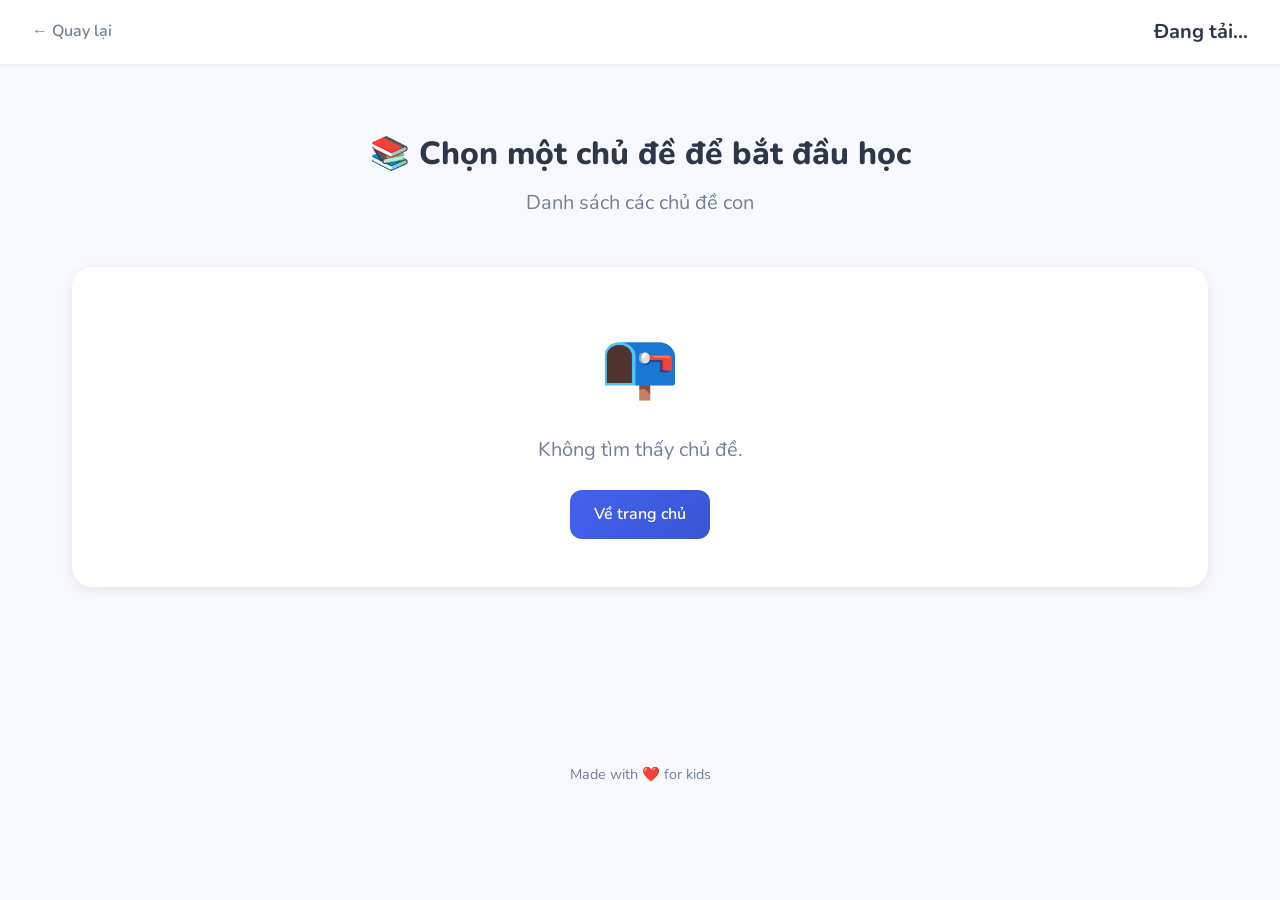
<file: subtopics.html>
<!DOCTYPE html>
<html lang="vi">

<head>
    <meta charset="UTF-8">
    <meta name="viewport" content="width=device-width, initial-scale=1.0">
    <title>Chọn Chủ Đề Con - Học Từ Vựng</title>
    <link rel="preconnect" href="https://fonts.googleapis.com">
    <link rel="preconnect" href="https://fonts.gstatic.com" crossorigin>
    <link href="https://fonts.googleapis.com/css2?family=Nunito:wght@400;600;700;800&display=swap" rel="stylesheet">
    <link rel="stylesheet" href="css/style.css">
</head>

<body>
    <div class="app-container">
        <header class="header">
            <a href="index.html" class="back-btn">← Quay lại</a>
            <h1 class="topic-title" id="parent-topic-title">Đang tải...</h1>
        </header>

        <main class="main-content">
            <section class="hero">
                <h2 id="hero-title">📚 Chọn một chủ đề để bắt đầu học</h2>
                <p id="hero-subtitle">Danh sách các chủ đề con</p>
            </section>

            <section class="topics-section">
                <div id="subtopics-container" class="topics-grid">
                    <!-- Sub-topics will be loaded here -->
                </div>
                <div id="empty-state" class="empty-state hidden">
                    <div class="empty-icon">📭</div>
                    <p>Không tìm thấy chủ đề con nào.</p>
                    <a href="index.html" class="btn btn-primary">Về trang chủ</a>
                </div>
            </section>
        </main>

        <footer class="footer">
            <p>Made with ❤️ for kids</p>
        </footer>
    </div>

    <script src="js/data/animals.js"></script>
    <script src="js/data/fruits.js"></script>
    <script src="js/data/vegetables.js"></script>
    <script src="js/data/household.js"></script>
    <script src="js/data/occupations.js"></script>
    <script src="js/data/colors-shapes.js"></script>
    <!-- B1 Vocabulary -->
    <script src="js/data/b1_01_personalInformation_Relationship.js"></script>
    <script src="js/data/b1_02_feelings_and_emotions.js"></script>
    <script src="js/data/b1_03_appearance_personality.js"></script>
    <script src="js/data/b1_04_health_fitness.js"></script>
    <script src="js/data/b1_05_food_drink.js"></script>
    <script src="js/data/b1_06_education_learning.js"></script>
    <script src="js/data/b1_07_work_career.js"></script>
    <script src="js/data/b1_08_hobbies_leisure_entertainment.js"></script>
    <script src="js/data/b1_09_travel_transport.js"></script>
    <script src="js/data/b1_10_transportation.js"></script>
    <script src="js/data/b1_11_house_home.js"></script>
    <script src="js/data/b1_12_shopping.js"></script>
    <script src="js/data/b1_13_entertainment_media.js"></script>
    <script src="js/data/b1_14_social_issues.js"></script>
    <script src="js/data/b1_15_environmental_issues.js"></script>
    <script src="js/data/b1_16_science_technology.js"></script>
    <script src="js/data/b1_17_money_finance.js"></script>
    <script src="js/data/b1_18_clothing_fashion.js"></script>
    <script src="js/data/b1_19_crime_law.js"></script>
    <script src="js/data/b1_20_government_politics.js"></script>
    <script src="js/data/b1_21_business_finance.js"></script>
    <script src="js/data/b1_22_science_research.js"></script>
    <script src="js/data/b1_23_arts_culture.js"></script>
    <script src="js/data/b1_24_history_historical_events.js"></script>
    <script src="js/data/b1_25_daily_routines.js"></script>
    <script src="js/data/b1_26_phrasal_verbs_daily_life.js"></script>
    <script src="js/data/b1_27_phrasal_verbs_work_study.js"></script>
    <script src="js/data/b1_28_adjectives_experiences.js"></script>
    <script src="js/data/b1_29_adverbs_of_manner.js"></script>
    <script src="js/data/b1_30_linking_words_connectors.js"></script>
    <script src="js/data/b1_31_city_countryside.js"></script>
    <script src="js/data/b1_32_tools_equipment.js"></script>
    <script src="js/data/b1_33_materials.js"></script>
    <script src="js/data/b1_34_shapes_measurements.js"></script>
    <script src="js/data/b1_35_at_the_restaurant.js"></script>
    <script src="js/data/b1_36_books_literature.js"></script>
    <script src="js/data/b1_37_describing_places.js"></script>
    <script src="js/data/b1_38_in_the_office.js"></script>
    <script src="js/data/b1_39_making_plans_arrangements.js"></script>
    <script src="js/data/b1_40_giving_opinions_debating.js"></script>
    <script src="js/data/b1_41_problems_solutions.js"></script>
    <script src="js/data/b1_42_on_the_phone.js"></script>
    <script src="js/data/b1_43_celebrations_festivals.js"></script>
    <script src="js/data/b1_44_the_human_body.js"></script>
    <script src="js/data/b1_45_crime_punishment.js"></script>
    <script src="js/data/b1_46_global_issues.js"></script>
    <script src="js/data/b1_47_media_communications.js"></script>
    <script src="js/data/b1_48_science_technology.js"></script>
    <script src="js/data/b1_49_law_society.js"></script>
    <script src="js/data/b1_main.js"></script>
    <script src="js/storage.js"></script>
    <script src="js/subtopics.js"></script>
</body>

</html>
</file>
<file: css/style.css>
/* ===== CSS Variables ===== */
:root {
    /* Primary Colors - Bright & Clean */
    --primary-color: #4361ee;
    --primary-light: #6b83f2;
    --primary-dark: #3a56d4;
    
    /* Accent Colors */
    --accent-green: #06d6a0;
    --accent-green-dark: #05b88a;
    --accent-red: #ef476f;
    --accent-red-dark: #d63d5f;
    --accent-yellow: #ffd166;
    --accent-purple: #9b5de5;
    
    /* Neutral Colors */
    --bg-color: #f8f9fe;
    --card-bg: #ffffff;
    --text-primary: #2d3748;
    --text-secondary: #718096;
    --text-light: #a0aec0;
    --border-color: #e2e8f0;
    
    /* Shadows */
    --shadow-sm: 0 2px 4px rgba(0, 0, 0, 0.05);
    --shadow-md: 0 4px 12px rgba(0, 0, 0, 0.08);
    --shadow-lg: 0 8px 24px rgba(0, 0, 0, 0.12);
    --shadow-xl: 0 12px 48px rgba(0, 0, 0, 0.15);
    
    /* Border Radius */
    --radius-sm: 8px;
    --radius-md: 12px;
    --radius-lg: 20px;
    --radius-xl: 28px;
    
    /* Font */
    --font-family: 'Nunito', -apple-system, BlinkMacSystemFont, sans-serif;
}

/* ===== Reset & Base ===== */
*, *::before, *::after {
    box-sizing: border-box;
    margin: 0;
    padding: 0;
}

html {
    font-size: 16px;
}

body {
    font-family: var(--font-family);
    background: var(--bg-color);
    color: var(--text-primary);
    line-height: 1.6;
    min-height: 100vh;
}

/* ===== App Container ===== */
.app-container {
    min-height: 90vh;
    display: flex;
    flex-direction: column;
}

/* ===== Header ===== */
.header {
    background: var(--card-bg);
    padding: 1rem 2rem;
    display: flex;
    justify-content: space-between;
    align-items: center;
    box-shadow: var(--shadow-sm);
    position: sticky;
    top: 0;
    z-index: 100;
}

.logo {
    font-size: 1.5rem;
    font-weight: 800;
    color: var(--primary-color);
}

.nav {
    display: flex;
    gap: 1rem;
}

.nav-link {
    text-decoration: none;
    color: var(--text-secondary);
    font-weight: 600;
    padding: 0.5rem 1rem;
    border-radius: var(--radius-sm);
    transition: all 0.2s ease;
}

.nav-link:hover {
    color: var(--primary-color);
    background: rgba(67, 97, 238, 0.1);
}

.nav-link.active {
    color: var(--primary-color);
    background: rgba(67, 97, 238, 0.15);
}

.back-btn {
    text-decoration: none;
    color: var(--text-secondary);
    font-weight: 600;
    display: flex;
    align-items: center;
    gap: 0.5rem;
    transition: color 0.2s ease;
}

.back-btn:hover {
    color: var(--primary-color);
}

.topic-title {
    font-size: 1.25rem;
    font-weight: 700;
    color: var(--text-primary);
}

/* ===== Main Content ===== */
.main-content {
    flex: 1;
    padding: 2rem;
    max-width: 1200px;
    margin: 0 auto;
    width: 100%;
}

/* ===== Hero Section ===== */
.hero {
    text-align: center;
    padding: 2rem 0 3rem;
}

.hero h2 {
    font-size: 2rem;
    font-weight: 800;
    color: var(--text-primary);
    margin-bottom: 0.5rem;
}

.hero p {
    font-size: 1.25rem;
    color: var(--text-secondary);
}

/* ===== Topics Section ===== */
.topics-section h3 {
    font-size: 1.5rem;
    font-weight: 700;
    margin-bottom: 1.5rem;
    color: var(--text-primary);
}

.topics-grid {
    display: grid;
    grid-template-columns: repeat(auto-fill, minmax(280px, 1fr));
    gap: 1.5rem;
}

.topic-card {
    background: var(--card-bg);
    border-radius: var(--radius-lg);
    padding: 1.5rem;
    text-decoration: none;
    color: inherit;
    box-shadow: var(--shadow-md);
    transition: all 0.3s ease;
    display: flex;
    flex-direction: column;
    gap: 1rem;
    border: 2px solid transparent;
}

.topic-card:hover {
    transform: translateY(-4px);
    box-shadow: var(--shadow-lg);
    border-color: var(--primary-light);
}

.topic-card-header {
    display: flex;
    align-items: center;
    gap: 1rem;
}

.topic-icon {
    font-size: 2.5rem;
    width: 60px;
    height: 60px;
    display: flex;
    align-items: center;
    justify-content: center;
    background: linear-gradient(135deg, var(--primary-light), var(--accent-purple));
    border-radius: var(--radius-md);
}

.topic-info {
    flex: 1;
}

.topic-name {
    font-size: 1.25rem;
    font-weight: 700;
    color: var(--text-primary);
    margin-bottom: 0.25rem;
}

.topic-count {
    font-size: 0.9rem;
    color: var(--text-secondary);
    display: flex;
    justify-content: space-between;
    align-items: center;
    gap: 0.5rem;
}

.topic-count .remaining-count {
    text-align: right;
}

.topic-count .remaining-number {
    display: inline-block;
    min-width: 2.5ch;
    text-align: right;
    font-variant-numeric: tabular-nums;
}

.topic-progress {
    background: var(--border-color);
    height: 8px;
    border-radius: 4px;
    overflow: hidden;
}

.topic-progress-fill {
    height: 100%;
    background: linear-gradient(90deg, var(--accent-green), var(--primary-color));
    border-radius: 4px;
    transition: width 0.3s ease;
}

/* ===== Empty State ===== */
.empty-state {
    text-align: center;
    padding: 3rem;
    background: var(--card-bg);
    border-radius: var(--radius-lg);
    box-shadow: var(--shadow-md);
}

.empty-icon {
    font-size: 4rem;
    margin-bottom: 1rem;
}

.empty-state p {
    font-size: 1.25rem;
    color: var(--text-secondary);
    margin-bottom: 1.5rem;
}

/* ===== Buttons ===== */
.btn {
    display: inline-flex;
    align-items: center;
    justify-content: center;
    gap: 0.5rem;
    padding: 0.75rem 1.5rem;
    font-size: 1rem;
    font-weight: 600;
    font-family: var(--font-family);
    border: none;
    border-radius: var(--radius-md);
    cursor: pointer;
    transition: all 0.2s ease;
    text-decoration: none;
}

.btn-primary {
    background: linear-gradient(135deg, var(--primary-color), var(--primary-dark));
    color: white;
}

.btn-primary:hover {
    transform: translateY(-2px);
    box-shadow: var(--shadow-md);
}

.btn-secondary {
    background: var(--bg-color);
    color: var(--text-primary);
    border: 2px solid var(--border-color);
}

.btn-secondary:hover {
    background: var(--border-color);
}

.btn-accent {
    background: linear-gradient(135deg, var(--accent-purple), var(--primary-color));
    color: white;
}

.btn-accent:hover {
    transform: translateY(-2px);
    box-shadow: var(--shadow-md);
}

.btn-danger {
    background: var(--accent-red);
    color: white;
}

.btn-danger:hover {
    background: var(--accent-red-dark);
}

.btn-large {
    padding: 1rem 2rem;
    font-size: 1.1rem;
}

/* ===== Learn Page ===== */
.learn-content {
    flex: 1;
    display: flex;
    flex-direction: column;
    padding: 1rem;
    max-width: 600px;
    margin: 0 auto;
    width: 100%;
    height: calc(100vh - 60px);
    overflow: hidden;
}

/* Progress Bar */
.progress-container {
    margin-bottom: 1rem;
    flex-shrink: 0;
}

.progress-bar {
    background: var(--border-color);
    height: 12px;
    border-radius: 6px;
    overflow: hidden;
    margin-bottom: 0.5rem;
}

.progress-fill {
    height: 100%;
    background: linear-gradient(90deg, var(--accent-green), var(--primary-color));
    border-radius: 6px;
    transition: width 0.5s ease;
    width: 0%;
}

.progress-text {
    display: flex;
    justify-content: space-between;
    font-size: 0.9rem;
    color: var(--text-secondary);
    font-weight: 600;
}

/* Word Card */
.word-card {
    flex: 1;
    display: flex;
    flex-direction: column;
    align-items: center;
    justify-content: center;
    background: var(--card-bg);
    border-radius: var(--radius-xl);
    padding: 0.5rem;
    box-shadow: var(--shadow-lg);
    position: relative;
    min-height: 200px;
    max-height: 600px;
    gap: 0.5rem;
}

/* Word Image */
.word-image-container {
    display: flex;
    justify-content: center;
    align-items: center;
    width: 100%;
}

.word-image {
    max-width: 340px;
    max-height: 270px;
    width: auto;
    height: auto;
    object-fit: cover;
    border-radius: var(--radius-md);
    box-shadow: var(--shadow-md);
    transition: transform 0.3s ease;
}

.word-image:hover {
    transform: scale(1.05);
}

.word-image.hidden {
    display: none;
}

.word-display {
    text-align: center;
    width: 100%;
}

.word-term1 {
    font-size: 5.25rem;
    font-weight: 800;
    color: var(--primary-color);
    margin-bottom: 0.375rem;
    line-height: 1.2;
}

.word-divider {
    font-size: 1.25rem;
    color: var(--text-light);
    margin: 0.25rem 0;
}

.word-term2 {
    font-size: 5.25rem;
    font-weight: 800;
    color: var(--accent-purple);
    line-height: 1.2;
}

/* Extra Info: IPA and Example (shown when no image) */
.word-extra-info {
    display: flex;
    flex-direction: column;
    align-items: center;
    gap: 0.5rem;
    margin-top: 0.75rem;
    padding: 0.75rem;
    background: linear-gradient(135deg, #f8f5ff, #fff);
    border-radius: var(--radius-md);
    border: 1px solid #e9e3ff;
    max-width: 90%;
}

.word-ipa {
    font-size: 2.625rem; /* 50% of term2 size (5.25rem) */
    font-weight: 600;
    color: var(--text-secondary);
    font-style: italic;
}

.word-example {
    font-size: 1.3rem; /* Smaller for example sentences */
    font-weight: 500;
    color: var(--text-primary);
    text-align: center;
    line-height: 1.5;
    font-style: italic;
    padding: 0.5rem 1rem;
    background: rgba(155, 93, 229, 0.08);
    border-radius: var(--radius-sm);
    border-left: 3px solid var(--accent-purple);
}

/* Hidden answer overlay */
.word-term2-container {
    position: relative;
    display: flex;
    flex-direction: column;
    align-items: center;
    cursor: pointer;
    min-height: 120px;
}

/* Answer content (image + text) */
.answer-content {
    display: flex;
    flex-direction: column;
    align-items: center;
    gap: 0.5rem;
}

.answer-content.hidden-answer {
    visibility: hidden;
    opacity: 0;
}

.answer-content.shown-answer {
    visibility: visible;
    opacity: 1;
    animation: revealAnswer 0.4s ease;
}

/* Word Image in answer */
.word-image {
    max-width: 270px;
    max-height: 225px;
    width: auto;
    height: auto;
    object-fit: cover;
    border-radius: var(--radius-md);
    box-shadow: var(--shadow-md);
}

.answer-overlay {
    position: absolute;
    top: 50%;
    left: 50%;
    transform: translate(-50%, -50%);
    background: linear-gradient(135deg, #a0aec0, #718096);
    border-radius: var(--radius-md);
    padding: 0.5rem 2rem;
    min-width: 200px;
    min-height: 60px;
    display: flex;
    align-items: center;
    justify-content: center;
    box-shadow: var(--shadow-md);
    transition: all 0.3s ease;
    z-index: 10;
}

.answer-overlay:hover {
    background: linear-gradient(135deg, #718096, #4a5568);
    transform: translate(-50%, -50%) scale(1.02);
}

.answer-overlay span {
    color: white;
    font-size: 1rem;
    font-weight: 600;
}

.answer-overlay.revealed {
    opacity: 0;
    pointer-events: none;
}

@keyframes revealAnswer {
    from { opacity: 0; transform: translateY(-10px); }
    to { opacity: 1; transform: translateY(0); }
}

/* Action Buttons */
.action-buttons {
    display: flex;
    gap: 1rem;
    margin-top: 1rem;
    justify-content: center;
    padding: 0;
    flex-shrink: 0;
    width: 100%;
}

.btn-action {
    flex: 1;
    padding: 1.25rem 1rem;
    border: none;
    border-radius: var(--radius-lg);
    cursor: pointer;
    display: flex;
    flex-direction: column;
    align-items: center;
    gap: 0.5rem;
    font-family: var(--font-family);
    transition: all 0.25s cubic-bezier(0.34, 1.56, 0.64, 1);
    position: relative;
    overflow: hidden;
}

.btn-action::before {
    content: '';
    position: absolute;
    top: 0;
    left: 0;
    right: 0;
    bottom: 0;
    background: linear-gradient(180deg, rgba(255,255,255,0.25) 0%, rgba(255,255,255,0) 50%);
    pointer-events: none;
}

.btn-action::after {
    content: '';
    position: absolute;
    top: 50%;
    left: 50%;
    width: 0;
    height: 0;
    background: rgba(255,255,255,0.4);
    border-radius: 50%;
    transform: translate(-50%, -50%);
    transition: width 0.4s ease, height 0.4s ease;
}

.btn-action:active::after {
    width: 300px;
    height: 300px;
}

.btn-action .btn-icon {
    font-size: 2.8rem;
    filter: drop-shadow(0 3px 6px rgba(0,0,0,0.25));
}

.btn-action .btn-text {
    font-size: 1.1rem;
    font-weight: 800;
    text-transform: uppercase;
    letter-spacing: 1px;
}

.btn-forgot {
    background: linear-gradient(145deg, #ff7b94, #e63d5e);
    color: white;
    box-shadow: 
        0 8px 24px rgba(239, 71, 111, 0.4),
        inset 0 -4px 0 rgba(0,0,0,0.15);
}

.btn-forgot:hover {
    transform: translateY(-5px) scale(1.02);
    box-shadow: 
        0 12px 32px rgba(239, 71, 111, 0.5),
        inset 0 -4px 0 rgba(0,0,0,0.15);
}

.btn-forgot:active {
    transform: translateY(-2px) scale(0.98);
    box-shadow: 
        0 4px 16px rgba(239, 71, 111, 0.4),
        inset 0 -2px 0 rgba(0,0,0,0.15);
}

.btn-know {
    background: linear-gradient(145deg, #3df0c4, #05b88a);
    color: white;
    box-shadow: 
        0 8px 24px rgba(6, 214, 160, 0.4),
        inset 0 -4px 0 rgba(0,0,0,0.15);
}

.btn-know:hover {
    transform: translateY(-5px) scale(1.02);
    box-shadow: 
        0 12px 32px rgba(6, 214, 160, 0.5),
        inset 0 -4px 0 rgba(0,0,0,0.15);
}

.btn-know:active {
    transform: translateY(-2px) scale(0.98);
    box-shadow: 
        0 4px 16px rgba(6, 214, 160, 0.4),
        inset 0 -2px 0 rgba(0,0,0,0.15);
}

.btn-report {
    background: linear-gradient(145deg, #ffd166, #f9a826);
    color: white;
    box-shadow: 
        0 8px 24px rgba(255, 209, 102, 0.4),
        inset 0 -4px 0 rgba(0,0,0,0.15);
    max-width: 80px;
    flex: 0 0 80px;
}

.btn-report:hover {
    transform: translateY(-5px) scale(1.02);
    box-shadow: 
        0 12px 32px rgba(255, 209, 102, 0.5),
        inset 0 -4px 0 rgba(0,0,0,0.15);
}

.btn-report:active {
    transform: translateY(-2px) scale(0.98);
    box-shadow: 
        0 4px 16px rgba(255, 209, 102, 0.4),
        inset 0 -2px 0 rgba(0,0,0,0.15);
}

.btn-report .btn-icon {
    font-size: 2rem;
}


/* Completion Screen */
.completion-screen {
    position: fixed;
    top: 0;
    left: 0;
    right: 0;
    bottom: 0;
    background: rgba(248, 249, 254, 0.95);
    display: flex;
    align-items: center;
    justify-content: center;
    z-index: 200;
}

.completion-content {
    text-align: center;
    background: var(--card-bg);
    padding: 3rem;
    border-radius: var(--radius-xl);
    box-shadow: var(--shadow-xl);
    max-width: 400px;
    animation: bounceIn 0.5s ease;
}

@keyframes bounceIn {
    0% { transform: scale(0.5); opacity: 0; }
    70% { transform: scale(1.1); }
    100% { transform: scale(1); opacity: 1; }
}

.completion-icon {
    font-size: 5rem;
    margin-bottom: 1rem;
}

.completion-content h2 {
    font-size: 2rem;
    color: var(--primary-color);
    margin-bottom: 0.5rem;
}

.completion-content p {
    color: var(--text-secondary);
    margin-bottom: 2rem;
}

.completion-actions {
    display: flex;
    flex-direction: column;
    gap: 1rem;
}

/* ===== Admin Page ===== */
.admin-content {
    flex: 1;
    padding: 2rem;
    max-width: 800px;
    margin: 0 auto;
    width: 100%;
}

.admin-section {
    background: var(--card-bg);
    border-radius: var(--radius-lg);
    padding: 2rem;
    margin-bottom: 2rem;
    box-shadow: var(--shadow-md);
}

.admin-section h2 {
    font-size: 1.5rem;
    font-weight: 700;
    color: var(--text-primary);
    margin-bottom: 1.5rem;
    padding-bottom: 1rem;
    border-bottom: 2px solid var(--border-color);
}

.form-group {
    margin-bottom: 1.5rem;
}

.form-group label {
    display: block;
    font-weight: 600;
    color: var(--text-primary);
    margin-bottom: 0.5rem;
}

.help-text {
    font-size: 0.9rem;
    color: var(--text-secondary);
    margin-bottom: 0.75rem;
}

.input-field {
    width: 100%;
    padding: 0.875rem 1rem;
    font-size: 1rem;
    font-family: var(--font-family);
    border: 2px solid var(--border-color);
    border-radius: var(--radius-md);
    transition: all 0.2s ease;
}

.input-field:focus {
    outline: none;
    border-color: var(--primary-color);
    box-shadow: 0 0 0 3px rgba(67, 97, 238, 0.1);
}

.input-icon {
    max-width: 100px;
    text-align: center;
    font-size: 1.5rem;
}

.textarea-field {
    width: 100%;
    padding: 1rem;
    font-size: 1rem;
    font-family: var(--font-family);
    border: 2px solid var(--border-color);
    border-radius: var(--radius-md);
    resize: vertical;
    min-height: 200px;
    transition: all 0.2s ease;
}

.textarea-field:focus {
    outline: none;
    border-color: var(--primary-color);
    box-shadow: 0 0 0 3px rgba(67, 97, 238, 0.1);
}

/* Topics List in Admin */
.topics-list {
    display: flex;
    flex-direction: column;
    gap: 1rem;
}

.topic-item {
    display: flex;
    align-items: center;
    justify-content: space-between;
    padding: 1rem 1.25rem;
    background: var(--bg-color);
    border-radius: var(--radius-md);
    gap: 1rem;
}

/* Parent Topic Item in Admin */
.parent-topic-item {
    background: var(--card-bg);
    border-radius: var(--radius-md);
    border: 2px solid var(--accent-purple);
    overflow: hidden;
}

.parent-topic-item .parent-header {
    background: linear-gradient(135deg, #f8f5ff, #fff);
    border-bottom: 1px solid var(--border-color);
}

.parent-topic-item .parent-header .topic-item-name {
    color: var(--accent-purple);
    font-weight: 700;
}

.sub-topics-list {
    padding: 0.75rem;
    display: flex;
    flex-direction: column;
    gap: 0.5rem;
    background: #faf8ff;
}

.topic-item.sub-topic-item {
    background: var(--card-bg);
    border: 1px solid #e9e3ff;
    padding: 0.75rem 1rem;
}

.topic-item.sub-topic-item .topic-item-icon {
    font-size: 1.25rem;
}

.topic-item.sub-topic-item .topic-item-name {
    font-size: 0.95rem;
}

.topic-item-info {
    display: flex;
    align-items: center;
    gap: 1rem;
    flex: 1;
}

.topic-item-icon {
    font-size: 1.5rem;
}

.topic-item-name {
    font-weight: 600;
    color: var(--text-primary);
}

.topic-item-count {
    font-size: 0.875rem;
    color: var(--text-secondary);
}

.forgot-max {
    margin-left: auto;
    color: var(--text-secondary);
    font-size: 0.875rem;
    font-weight: 600;
    white-space: nowrap;
}

.forgot-max-number {
    display: inline-block;
    min-width: 3ch;
    text-align: right;
    font-variant-numeric: tabular-nums;
    color: var(--accent-red);
    font-weight: 700;
}

.forgot-current-number {
    display: inline-block;
    min-width: 3ch;
    text-align: right;
    font-variant-numeric: tabular-nums;
    color: var(--accent-yellow);
    font-weight: 700;
}


/* Mastered word styling */
.mastered-word {
    opacity: 0.75;
    background: linear-gradient(135deg, #f0fdf4, #dcfce7) !important;
    border: 1px solid #86efac;
}

.mastered-word .topic-item-name {
    color: var(--accent-green-dark);
}

.mastered-word .forgot-max {
    color: var(--accent-green-dark);
}


.topic-item-actions {
    display: flex;
    gap: 0.5rem;
}

.btn-icon-small {
    width: 36px;
    height: 36px;
    border-radius: var(--radius-sm);
    border: none;
    cursor: pointer;
    display: flex;
    align-items: center;
    justify-content: center;
    font-size: 1rem;
    transition: all 0.2s ease;
}

.btn-edit {
    background: var(--accent-yellow);
    color: var(--text-primary);
}

.btn-edit:hover {
    transform: scale(1.1);
}

.btn-delete {
    background: var(--accent-red);
    color: white;
}

.btn-delete:hover {
    transform: scale(1.1);
}

/* Data Actions */
.data-actions {
    display: flex;
    flex-wrap: wrap;
    gap: 1rem;
}

/* Message */
.message {
    padding: 1rem;
    border-radius: var(--radius-md);
    margin-top: 1rem;
    font-weight: 600;
}

.message.success {
    background: rgba(6, 214, 160, 0.15);
    color: var(--accent-green-dark);
}

.message.error {
    background: rgba(239, 71, 111, 0.15);
    color: var(--accent-red-dark);
}

.empty-state-small {
    text-align: center;
    padding: 2rem;
    color: var(--text-secondary);
}

/* ===== Footer ===== */
.footer {
    text-align: center;
    padding: 1.5rem;
    color: var(--text-secondary);
    font-size: 0.9rem;
}

/* ===== Reported Images Page ===== */
.section-header {
    display: flex;
    justify-content: space-between;
    align-items: center;
    margin-bottom: 2rem;
    flex-wrap: wrap;
    gap: 1rem;
}

.section-header h2 {
    margin-bottom: 0;
    border: none;
    padding: 0;
}

.header-actions {
    display: flex;
    align-items: center;
    gap: 1rem;
}

.count-badge {
    background: var(--primary-color);
    color: white;
    padding: 0.5rem 1rem;
    border-radius: var(--radius-md);
    font-weight: 700;
    font-size: 0.9rem;
}

.btn-small {
    padding: 0.5rem 1rem;
    font-size: 0.9rem;
}

.reports-container {
    display: flex;
    flex-direction: column;
    gap: 2rem;
}

.topic-section {
    background: var(--bg-color);
    border-radius: var(--radius-lg);
    padding: 1.5rem;
}

.topic-header {
    display: flex;
    justify-content: space-between;
    align-items: center;
    margin-bottom: 1.5rem;
    padding-bottom: 1rem;
    border-bottom: 2px solid var(--border-color);
}

.topic-header h3 {
    font-size: 1.25rem;
    font-weight: 700;
    color: var(--text-primary);
    margin: 0;
}

.reported-images-grid {
    display: grid;
    grid-template-columns: repeat(auto-fill, minmax(250px, 1fr));
    gap: 1.25rem;
}

.report-card {
    background: var(--card-bg);
    border-radius: var(--radius-md);
    padding: 1rem;
    box-shadow: var(--shadow-sm);
    transition: all 0.3s ease;
    position: relative;
    display: flex;
    flex-direction: column;
    gap: 0.75rem;
}

.report-card:hover {
    transform: translateY(-2px);
    box-shadow: var(--shadow-md);
}

.report-image-container {
    width: 100%;
    height: 160px;
    display: flex;
    align-items: center;
    justify-content: center;
    background: var(--bg-color);
    border-radius: var(--radius-sm);
    overflow: hidden;
    position: relative;
}

.report-image {
    max-width: 100%;
    max-height: 100%;
    object-fit: cover;
}

.warning-badge {
    position: absolute;
    top: 8px;
    left: 8px;
    background: linear-gradient(135deg, rgba(255, 209, 102, 0.95), rgba(249, 168, 38, 0.95));
    color: white;
    padding: 0.4rem 0.75rem;
    border-radius: var(--radius-sm);
    font-size: 0.8rem;
    font-weight: 700;
    box-shadow: var(--shadow-md);
    z-index: 5;
}

.no-image {
    font-size: 2rem;
    color: var(--text-light);
}

.report-content {
    flex: 1;
}

.report-words {
    margin-bottom: 0.5rem;
}

.report-term1 {
    font-size: 1.1rem;
    font-weight: 700;
    color: var(--primary-color);
    margin-bottom: 0.25rem;
}

.report-term2 {
    font-size: 0.95rem;
    color: var(--text-secondary);
    font-weight: 600;
}

.report-date {
    font-size: 0.8rem;
    color: var(--text-light);
    font-style: italic;
}

.btn-delete-report {
    position: absolute;
    top: 0.75rem;
    right: 0.75rem;
    width: 36px;
    height: 36px;
    border-radius: 50%;
    border: none;
    background: var(--accent-red);
    color: white;
    font-size: 1.1rem;
    cursor: pointer;
    display: flex;
    align-items: center;
    justify-content: center;
    box-shadow: var(--shadow-sm);
    transition: all 0.2s ease;
    z-index: 10;
}

.btn-delete-report:hover {
    transform: scale(1.1);
    background: var(--accent-red-dark);
    box-shadow: var(--shadow-md);
}

.btn-delete-report:active {
    transform: scale(0.95);
}

/* Notification */
.notification {
    position: fixed;
    top: 20px;
    right: 20px;
    padding: 1rem 1.5rem;
    background: var(--card-bg);
    border-radius: var(--radius-md);
    box-shadow: var(--shadow-lg);
    font-weight: 600;
    z-index: 1000;
    animation: slideIn 0.3s ease;
}

@keyframes slideIn {
    from {
        transform: translateX(400px);
        opacity: 0;
    }
    to {
        transform: translateX(0);
        opacity: 1;
    }
}

.notification.fade-out {
    animation: fadeOut 0.3s ease forwards;
}

@keyframes fadeOut {
    from {
        opacity: 1;
    }
    to {
        opacity: 0;
        transform: translateY(-10px);
    }
}

.notification-success {
    border-left: 4px solid var(--accent-green);
    color: var(--accent-green-dark);
}

.notification-info {
    border-left: 4px solid var(--primary-color);
    color: var(--primary-dark);
}

.notification-error {
    border-left: 4px solid var(--accent-red);
    color: var(--accent-red-dark);
}

/* ===== Utilities ===== */
.hidden {
    display: none !important;
}

/* ===== Responsive ===== */
@media (max-width: 768px) {
    .header {
        padding: 1rem;
        flex-wrap: wrap;
        gap: 1rem;
    }
    
    .hero h2 {
        font-size: 1.5rem;
    }
    
    .hero p {
        font-size: 1rem;
    }
    
    .topics-grid {
        grid-template-columns: 1fr;
    }
    
    .word-term1,
    .word-term2 {
        font-size: 2.5rem;
    }
    
    .word-ipa {
        font-size: 1.25rem;
    }
    
    .word-example {
        font-size: 1rem;
    }
    
    .action-buttons {
        gap: 0.75rem;
    }
    
    .btn-action {
        padding: 0.875rem 0.5rem;
    }
    
    .btn-action .btn-icon {
        font-size: 2rem;
    }
    
    .btn-action .btn-text {
        font-size: 0.85rem;
    }
    
    .admin-content {
        padding: 1rem;
    }
    
    .admin-section {
        padding: 1.5rem;
    }
    
    .data-actions {
        flex-direction: column;
    }
    
    .data-actions .btn {
        width: 100%;
    }
}

@media (max-width: 480px) {
    .nav-link {
        padding: 0.4rem 0.75rem;
        font-size: 0.9rem;
    }
    
    .word-card {
        padding: 1rem 0.75rem;
        min-height: 150px;
    }
    
    .word-term1,
    .word-term2 {
        font-size: 2rem;
    }
    
    .btn-action {
        padding: 0.75rem 0.5rem;
        max-width: 140px;
    }
    
    .btn-action .btn-icon {
        font-size: 1.75rem;
    }
}

/* ===== Parent Topics (B1 Vocabulary) ===== */
/* Parent Topic Card - Clickable to go to subtopics page */
.topic-card.parent-topic-card {
    background: linear-gradient(135deg, #f8f5ff, #fff);
    border: 2px solid var(--accent-purple);
    position: relative;
}

.topic-card.parent-topic-card:hover {
    border-color: #7c3aed;
    transform: translateY(-4px);
    box-shadow: 0 12px 32px rgba(155, 93, 229, 0.25);
}

.topic-card.parent-topic-card .topic-icon {
    background: linear-gradient(135deg, var(--accent-purple), #7c3aed);
}

.topic-card.parent-topic-card .topic-name {
    color: var(--accent-purple);
    font-weight: 800;
}

.parent-badge {
    background: linear-gradient(135deg, var(--accent-purple), #7c3aed);
    color: white;
    padding: 0.5rem 1rem;
    border-radius: var(--radius-sm);
    font-size: 0.85rem;
    font-weight: 600;
    display: flex;
    align-items: center;
    justify-content: center;
    gap: 0.5rem;
}

/* Sub-topics Container (used on subtopics.html page) */
.sub-topics-container {
    display: grid;
    grid-template-columns: repeat(auto-fill, minmax(260px, 1fr));
    gap: 1rem;
}

/* Sub-topic Cards */
.topic-card.sub-topic {
    background: linear-gradient(135deg, #f8f5ff, #fff);
    border: 2px solid #e9e3ff;
    padding: 1.25rem;
}

.topic-card.sub-topic:hover {
    border-color: var(--accent-purple);
    transform: translateY(-3px);
}

.topic-card.sub-topic .topic-icon {
    background: linear-gradient(135deg, #b794f6, var(--accent-purple));
    font-size: 2rem;
    width: 50px;
    height: 50px;
}

.topic-card.sub-topic .topic-name {
    font-size: 1.1rem;
    line-height: 1.4;
    min-height: 3.08rem; /* 2 lines: 1.1rem * 1.4 * 2 = 3.08rem */
    display: -webkit-box;
    -webkit-line-clamp: 2;
    -webkit-box-orient: vertical;
    overflow: hidden;
}

.topic-card.sub-topic .topic-progress-fill {
    background: linear-gradient(90deg, var(--accent-purple), #7c3aed);
}

/* Responsive for Parent Topics */
@media (max-width: 768px) {
    .sub-topics-container {
        grid-template-columns: 1fr;
    }
}
</file>
